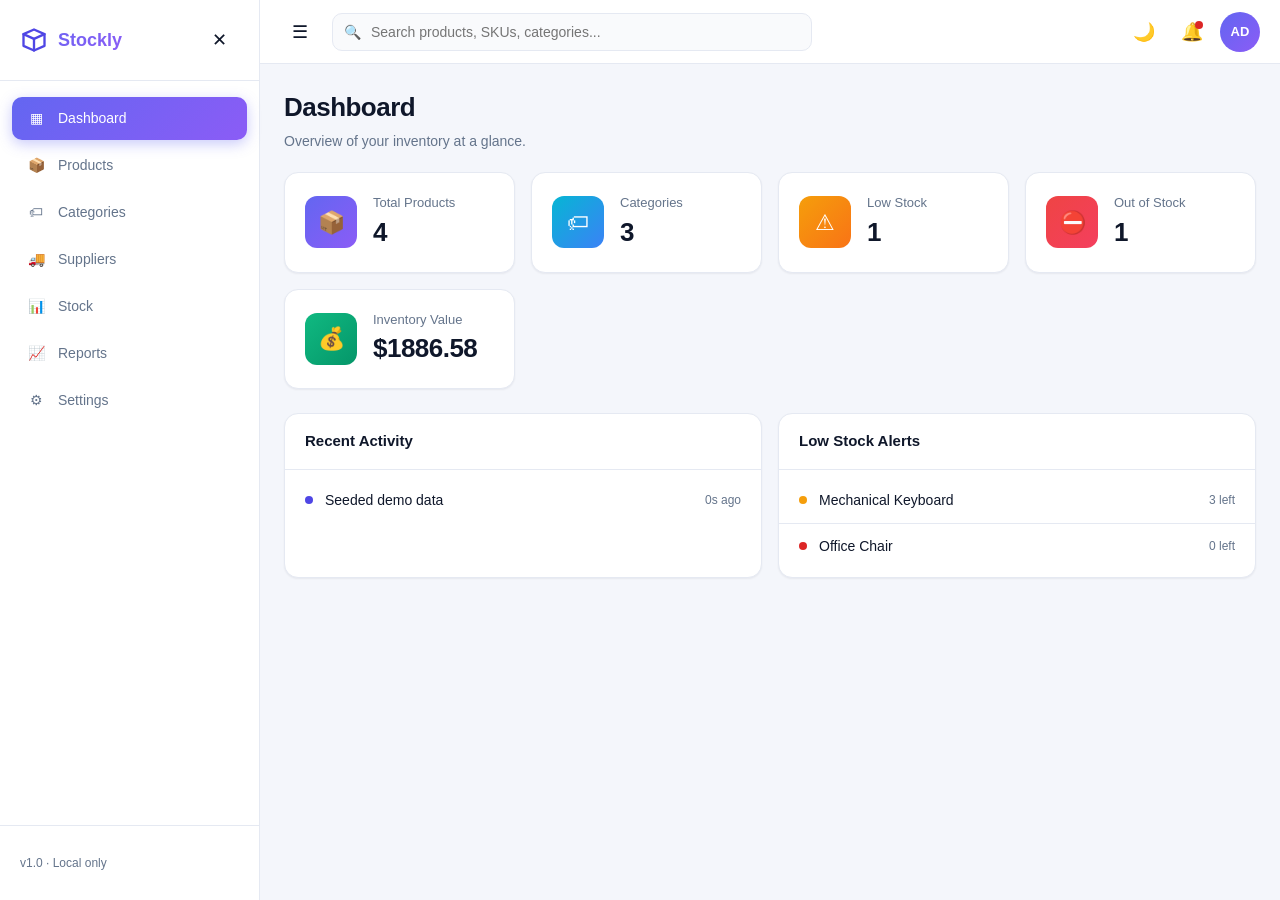
<file: inventory.html>
<!DOCTYPE html>
<html lang="en">
<head>
  <meta charset="UTF-8" />
  <meta name="viewport" content="width=device-width, initial-scale=1.0" />
  <title>Stockly — Inventory Management</title>
  <meta name="description" content="Modern responsive inventory management system with products, categories, suppliers and reports." />
  <link rel="stylesheet" href="inventory.css" />
</head>
<body>
  <div class="app" id="app">
    <!-- Sidebar -->
    <aside class="sidebar" id="sidebar">
      <div class="sidebar-header">
        <div class="logo">
          <svg viewBox="0 0 24 24" width="28" height="28" fill="none" stroke="currentColor" stroke-width="2" stroke-linecap="round" stroke-linejoin="round"><path d="M3 7l9-4 9 4-9 4-9-4z"/><path d="M3 7v10l9 4 9-4V7"/><path d="M12 11v10"/></svg>
          <span>Stockly</span>
        </div>
        <button class="icon-btn sidebar-close" id="sidebarClose" aria-label="Close menu">✕</button>
      </div>
      <nav class="nav">
        <a href="#" class="nav-item active" data-view="dashboard"><span class="ico">▦</span> Dashboard</a>
        <a href="#" class="nav-item" data-view="products"><span class="ico">📦</span> Products</a>
        <a href="#" class="nav-item" data-view="categories"><span class="ico">🏷</span> Categories</a>
        <a href="#" class="nav-item" data-view="suppliers"><span class="ico">🚚</span> Suppliers</a>
        <a href="#" class="nav-item" data-view="stock"><span class="ico">📊</span> Stock</a>
        <a href="#" class="nav-item" data-view="reports"><span class="ico">📈</span> Reports</a>
        <a href="#" class="nav-item" data-view="settings"><span class="ico">⚙</span> Settings</a>
      </nav>
      <div class="sidebar-footer">
        <p>v1.0 · Local only</p>
      </div>
    </aside>

    <div class="backdrop" id="backdrop"></div>

    <!-- Main -->
    <div class="main">
      <header class="topbar">
        <button class="icon-btn menu-btn" id="menuBtn" aria-label="Open menu">☰</button>
        <div class="brand-mobile">
          <svg viewBox="0 0 24 24" width="22" height="22" fill="none" stroke="currentColor" stroke-width="2" stroke-linecap="round" stroke-linejoin="round"><path d="M3 7l9-4 9 4-9 4-9-4z"/><path d="M3 7v10l9 4 9-4V7"/></svg>
          <span id="brandMobile">Stockly</span>
        </div>
        <div class="search">
          <span class="search-ico">🔍</span>
          <input type="text" id="globalSearch" placeholder="Search products, SKUs, categories..." />
        </div>
        <div class="topbar-actions">
          <button class="icon-btn" id="themeToggle" aria-label="Toggle dark mode">🌙</button>
          <button class="icon-btn notif-btn" id="notifBtn" aria-label="Notifications">
            🔔<span class="notif-dot" id="notifDot" hidden></span>
          </button>
          <div class="profile" id="profile">
            <div class="avatar">AD</div>
            <div class="profile-menu" id="profileMenu" hidden>
              <button data-view="settings">Settings</button>
              <button id="clearAllBtn">Clear all data</button>
            </div>
          </div>
        </div>
      </header>

      <main class="content" id="content">
        <!-- Dashboard -->
        <section class="view" data-view="dashboard">
          <div class="page-head">
            <div>
              <h1>Dashboard</h1>
              <p class="muted">Overview of your inventory at a glance.</p>
            </div>
          </div>
          <div class="stats">
            <div class="stat-card grad-1">
              <div class="stat-ico">📦</div>
              <div><div class="stat-label">Total Products</div><div class="stat-value" id="statProducts">0</div></div>
            </div>
            <div class="stat-card grad-2">
              <div class="stat-ico">🏷</div>
              <div><div class="stat-label">Categories</div><div class="stat-value" id="statCategories">0</div></div>
            </div>
            <div class="stat-card grad-3">
              <div class="stat-ico">⚠</div>
              <div><div class="stat-label">Low Stock</div><div class="stat-value" id="statLow">0</div></div>
            </div>
            <div class="stat-card grad-4">
              <div class="stat-ico">⛔</div>
              <div><div class="stat-label">Out of Stock</div><div class="stat-value" id="statOut">0</div></div>
            </div>
            <div class="stat-card grad-5 wide">
              <div class="stat-ico">💰</div>
              <div><div class="stat-label">Inventory Value</div><div class="stat-value" id="statValue">0</div></div>
            </div>
          </div>

          <div class="grid-2">
            <div class="card">
              <div class="card-head"><h3>Recent Activity</h3></div>
              <ul class="activity" id="activityList"></ul>
            </div>
            <div class="card">
              <div class="card-head"><h3>Low Stock Alerts</h3></div>
              <ul class="activity" id="lowStockList"></ul>
            </div>
          </div>
        </section>

        <!-- Products -->
        <section class="view" data-view="products" hidden>
          <div class="page-head">
            <div>
              <h1>Products</h1>
              <p class="muted">Manage your product catalog.</p>
            </div>
            <button class="btn btn-primary" id="addProductBtn">＋ Add Product</button>
          </div>
          <div class="toolbar">
            <input type="text" id="prodSearch" placeholder="Search by name or SKU..." />
            <select id="prodCategoryFilter"><option value="">All categories</option></select>
            <select id="prodStatusFilter">
              <option value="">All status</option>
              <option value="active">Active</option>
              <option value="inactive">Inactive</option>
            </select>
            <select id="prodSort">
              <option value="name-asc">Name A→Z</option>
              <option value="name-desc">Name Z→A</option>
              <option value="stock-asc">Stock ↑</option>
              <option value="stock-desc">Stock ↓</option>
              <option value="price-asc">Price ↑</option>
              <option value="price-desc">Price ↓</option>
            </select>
          </div>
          <div class="card table-card">
            <div class="table-wrap">
              <table class="table" id="productsTable">
                <thead>
                  <tr>
                    <th>Product</th><th>SKU</th><th>Category</th><th>Supplier</th>
                    <th>Qty</th><th>Price</th><th>Status</th><th>Actions</th>
                  </tr>
                </thead>
                <tbody></tbody>
              </table>
            </div>
            <div class="pagination" id="prodPagination"></div>
          </div>
        </section>

        <!-- Categories -->
        <section class="view" data-view="categories" hidden>
          <div class="page-head">
            <div><h1>Categories</h1><p class="muted">Organize products into categories.</p></div>
            <button class="btn btn-primary" id="addCategoryBtn">＋ Add Category</button>
          </div>
          <div class="card table-card">
            <div class="table-wrap">
              <table class="table" id="categoriesTable">
                <thead><tr><th>Name</th><th>Description</th><th>Products</th><th>Actions</th></tr></thead>
                <tbody></tbody>
              </table>
            </div>
          </div>
        </section>

        <!-- Suppliers -->
        <section class="view" data-view="suppliers" hidden>
          <div class="page-head">
            <div><h1>Suppliers</h1><p class="muted">Track your vendors and contacts.</p></div>
            <button class="btn btn-primary" id="addSupplierBtn">＋ Add Supplier</button>
          </div>
          <div class="card table-card">
            <div class="table-wrap">
              <table class="table" id="suppliersTable">
                <thead><tr><th>Name</th><th>Contact</th><th>Email</th><th>Phone</th><th>Actions</th></tr></thead>
                <tbody></tbody>
              </table>
            </div>
          </div>
        </section>

        <!-- Stock -->
        <section class="view" data-view="stock" hidden>
          <div class="page-head"><div><h1>Stock Levels</h1><p class="muted">Live overview of every product's stock.</p></div></div>
          <div class="card table-card">
            <div class="table-wrap">
              <table class="table" id="stockTable">
                <thead><tr><th>Product</th><th>SKU</th><th>Qty</th><th>Reorder</th><th>Status</th></tr></thead>
                <tbody></tbody>
              </table>
            </div>
          </div>
        </section>

        <!-- Reports -->
        <section class="view" data-view="reports" hidden>
          <div class="page-head"><div><h1>Reports</h1><p class="muted">Key metrics and health of your inventory.</p></div></div>
          <div class="stats">
            <div class="stat-card grad-1"><div class="stat-ico">📦</div><div><div class="stat-label">Total Products</div><div class="stat-value" id="repTotal">0</div></div></div>
            <div class="stat-card grad-5"><div class="stat-ico">💰</div><div><div class="stat-label">Inventory Value</div><div class="stat-value" id="repValue">0</div></div></div>
            <div class="stat-card grad-3"><div class="stat-ico">⚠</div><div><div class="stat-label">Low Stock</div><div class="stat-value" id="repLow">0</div></div></div>
            <div class="stat-card grad-4"><div class="stat-ico">⛔</div><div><div class="stat-label">Out of Stock</div><div class="stat-value" id="repOut">0</div></div></div>
          </div>
          <div class="grid-2">
            <div class="card"><div class="card-head"><h3>Low Stock Products</h3></div><ul class="activity" id="repLowList"></ul></div>
            <div class="card"><div class="card-head"><h3>Out of Stock Products</h3></div><ul class="activity" id="repOutList"></ul></div>
          </div>
        </section>

        <!-- Settings -->
        <section class="view" data-view="settings" hidden>
          <div class="page-head"><div><h1>Settings</h1><p class="muted">Customize your workspace.</p></div></div>
          <div class="card form-card">
            <div class="form-row">
              <label>Company Name</label>
              <input type="text" id="setCompany" placeholder="Acme Inc." />
            </div>
            <div class="form-row">
              <label>Currency</label>
              <select id="setCurrency">
                <option value="$">USD ($)</option>
                <option value="€">EUR (€)</option>
                <option value="£">GBP (£)</option>
                <option value="₹">INR (₹)</option>
                <option value="¥">JPY (¥)</option>
              </select>
            </div>
            <div class="form-row">
              <label>Theme</label>
              <select id="setTheme">
                <option value="light">Light</option>
                <option value="dark">Dark</option>
              </select>
            </div>
            <div class="form-actions">
              <button class="btn btn-primary" id="saveSettingsBtn">Save Settings</button>
              <button class="btn btn-danger" id="clearDataBtn">Clear All Data</button>
            </div>
          </div>
        </section>
      </main>
    </div>
  </div>

  <!-- Product Modal -->
  <div class="modal" id="productModal" hidden>
    <div class="modal-card">
      <div class="modal-head">
        <h3 id="productModalTitle">Add Product</h3>
        <button class="icon-btn" data-close>✕</button>
      </div>
      <form id="productForm" class="modal-body form-grid">
        <input type="hidden" id="prodId" />
        <div class="form-row"><label>Name *</label><input required id="prodName" /></div>
        <div class="form-row"><label>SKU *</label><input required id="prodSku" /></div>
        <div class="form-row"><label>Category</label><select id="prodCategory"></select></div>
        <div class="form-row"><label>Supplier</label><select id="prodSupplier"></select></div>
        <div class="form-row"><label>Purchase Price</label><input type="number" min="0" step="0.01" id="prodPurchase" /></div>
        <div class="form-row"><label>Selling Price *</label><input required type="number" min="0" step="0.01" id="prodPrice" /></div>
        <div class="form-row"><label>Stock Quantity *</label><input required type="number" min="0" id="prodQty" /></div>
        <div class="form-row"><label>Reorder Level</label><input type="number" min="0" id="prodReorder" value="5" /></div>
        <div class="form-row"><label>Unit</label><input id="prodUnit" placeholder="pcs, kg, box..." /></div>
        <div class="form-row"><label>Status</label>
          <select id="prodStatus"><option value="active">Active</option><option value="inactive">Inactive</option></select>
        </div>
        <div class="modal-actions full">
          <button type="button" class="btn btn-ghost" data-close>Cancel</button>
          <button type="submit" class="btn btn-primary">Save Product</button>
        </div>
      </form>
    </div>
  </div>

  <!-- Category Modal -->
  <div class="modal" id="categoryModal" hidden>
    <div class="modal-card sm">
      <div class="modal-head"><h3 id="categoryModalTitle">Add Category</h3><button class="icon-btn" data-close>✕</button></div>
      <form id="categoryForm" class="modal-body">
        <input type="hidden" id="catId" />
        <div class="form-row"><label>Name *</label><input required id="catName" /></div>
        <div class="form-row"><label>Description</label><textarea id="catDesc" rows="3"></textarea></div>
        <div class="modal-actions">
          <button type="button" class="btn btn-ghost" data-close>Cancel</button>
          <button type="submit" class="btn btn-primary">Save</button>
        </div>
      </form>
    </div>
  </div>

  <!-- Supplier Modal -->
  <div class="modal" id="supplierModal" hidden>
    <div class="modal-card sm">
      <div class="modal-head"><h3 id="supplierModalTitle">Add Supplier</h3><button class="icon-btn" data-close>✕</button></div>
      <form id="supplierForm" class="modal-body">
        <input type="hidden" id="supId" />
        <div class="form-row"><label>Name *</label><input required id="supName" /></div>
        <div class="form-row"><label>Contact Person</label><input id="supContact" /></div>
        <div class="form-row"><label>Email</label><input type="email" id="supEmail" /></div>
        <div class="form-row"><label>Phone</label><input id="supPhone" /></div>
        <div class="modal-actions">
          <button type="button" class="btn btn-ghost" data-close>Cancel</button>
          <button type="submit" class="btn btn-primary">Save</button>
        </div>
      </form>
    </div>
  </div>

  <!-- Confirm Modal -->
  <div class="modal" id="confirmModal" hidden>
    <div class="modal-card sm">
      <div class="modal-head"><h3 id="confirmTitle">Confirm</h3><button class="icon-btn" data-close>✕</button></div>
      <div class="modal-body">
        <p id="confirmMsg">Are you sure?</p>
        <div class="modal-actions">
          <button type="button" class="btn btn-ghost" data-close>Cancel</button>
          <button type="button" class="btn btn-danger" id="confirmOk">Delete</button>
        </div>
      </div>
    </div>
  </div>

  <div class="toasts" id="toasts"></div>

  <script src="inventory.js"></script>
</body>
</html>
</file>
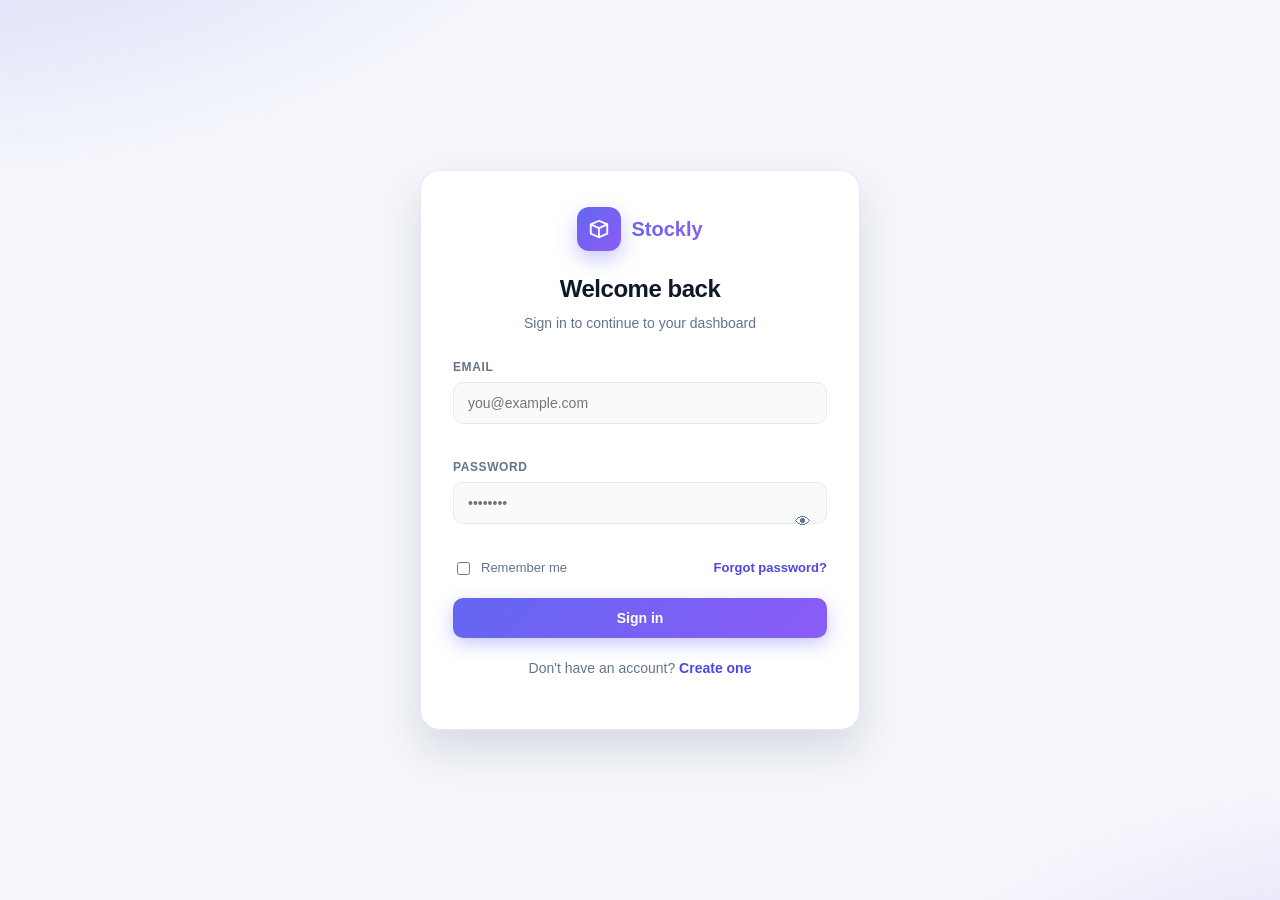
<file: login.html>
<!DOCTYPE html>
<html lang="en">
<head>
  <meta charset="UTF-8" />
  <meta name="viewport" content="width=device-width, initial-scale=1.0" />
  <title>Login — Stockly</title>
  <meta name="description" content="Sign in to your Stockly inventory management account." />
  <link rel="stylesheet" href="inventory.css" />
  <link rel="stylesheet" href="auth.css" />
</head>
<body class="auth-body">
  <main class="auth-card" role="main">
    <div class="auth-logo">
      <div class="mark" aria-hidden="true">
        <svg viewBox="0 0 24 24" width="22" height="22" fill="none" stroke="currentColor" stroke-width="2" stroke-linecap="round" stroke-linejoin="round"><path d="M3 7l9-4 9 4-9 4-9-4z"/><path d="M3 7v10l9 4 9-4V7"/><path d="M12 11v10"/></svg>
      </div>
      <span class="name">Stockly</span>
    </div>
    <h1>Welcome back</h1>
    <p class="sub">Sign in to continue to your dashboard</p>

    <div class="auth-error" id="authError"></div>

    <form class="auth-form" id="loginForm" novalidate>
      <div class="auth-field">
        <label for="email">Email</label>
        <input type="email" id="email" name="email" autocomplete="email" placeholder="you@example.com" required />
        <div class="field-error" id="emailErr"></div>
      </div>

      <div class="auth-field has-toggle">
        <label for="password">Password</label>
        <input type="password" id="password" name="password" autocomplete="current-password" placeholder="••••••••" required />
        <button type="button" class="pw-toggle" id="pwToggle" aria-label="Show password">👁</button>
        <div class="field-error" id="passwordErr"></div>
      </div>

      <div class="auth-row">
        <label class="auth-check">
          <input type="checkbox" id="remember" /> Remember me
        </label>
        <a href="#" class="auth-link" id="forgotLink">Forgot password?</a>
      </div>

      <button type="submit" class="auth-btn">Sign in</button>
    </form>

    <p class="auth-foot">
      Don't have an account? <a href="signup.html" class="auth-link">Create one</a>
    </p>
  </main>

  <script src="auth.js"></script>
  <script>
    (function () {
      const form = document.getElementById('loginForm');
      const emailEl = document.getElementById('email');
      const pwEl = document.getElementById('password');
      const rememberEl = document.getElementById('remember');
      const err = document.getElementById('authError');
      const emailErr = document.getElementById('emailErr');
      const pwErr = document.getElementById('passwordErr');

      // Prefill remembered email
      const saved = localStorage.getItem('stockly:rememberEmail');
      if (saved) { emailEl.value = saved; rememberEl.checked = true; }

      // Password toggle
      document.getElementById('pwToggle').addEventListener('click', () => Auth.togglePw(pwEl, document.getElementById('pwToggle')));

      document.getElementById('forgotLink').addEventListener('click', (e) => {
        e.preventDefault();
        const email = (emailEl.value || '').trim();
        if (!Auth.isEmail(email)) { alert('Enter your email above first, then click Forgot password.'); return; }
        alert('If an account exists for ' + email + ', a reset link has been sent.');
      });

      form.addEventListener('submit', (e) => {
        e.preventDefault();
        err.classList.remove('show'); emailErr.textContent = ''; pwErr.textContent = '';
        const email = emailEl.value.trim();
        const password = pwEl.value;
        let ok = true;
        if (!Auth.isEmail(email)) { emailErr.textContent = 'Enter a valid email address.'; ok = false; }
        if (!password) { pwErr.textContent = 'Password is required.'; ok = false; }
        if (!ok) return;

        const users = Auth.getUsers();
        const user = users.find(u => u.email.toLowerCase() === email.toLowerCase());
        if (!user || user.password !== password) {
          err.textContent = 'Invalid email or password.';
          err.classList.add('show');
          return;
        }

        if (rememberEl.checked) localStorage.setItem('stockly:rememberEmail', email);
        else localStorage.removeItem('stockly:rememberEmail');

        Auth.setSession({ email: user.email, name: user.name });
        window.location.href = 'inventory.html';
      });
    })();
  </script>
</body>
</html>
</file>
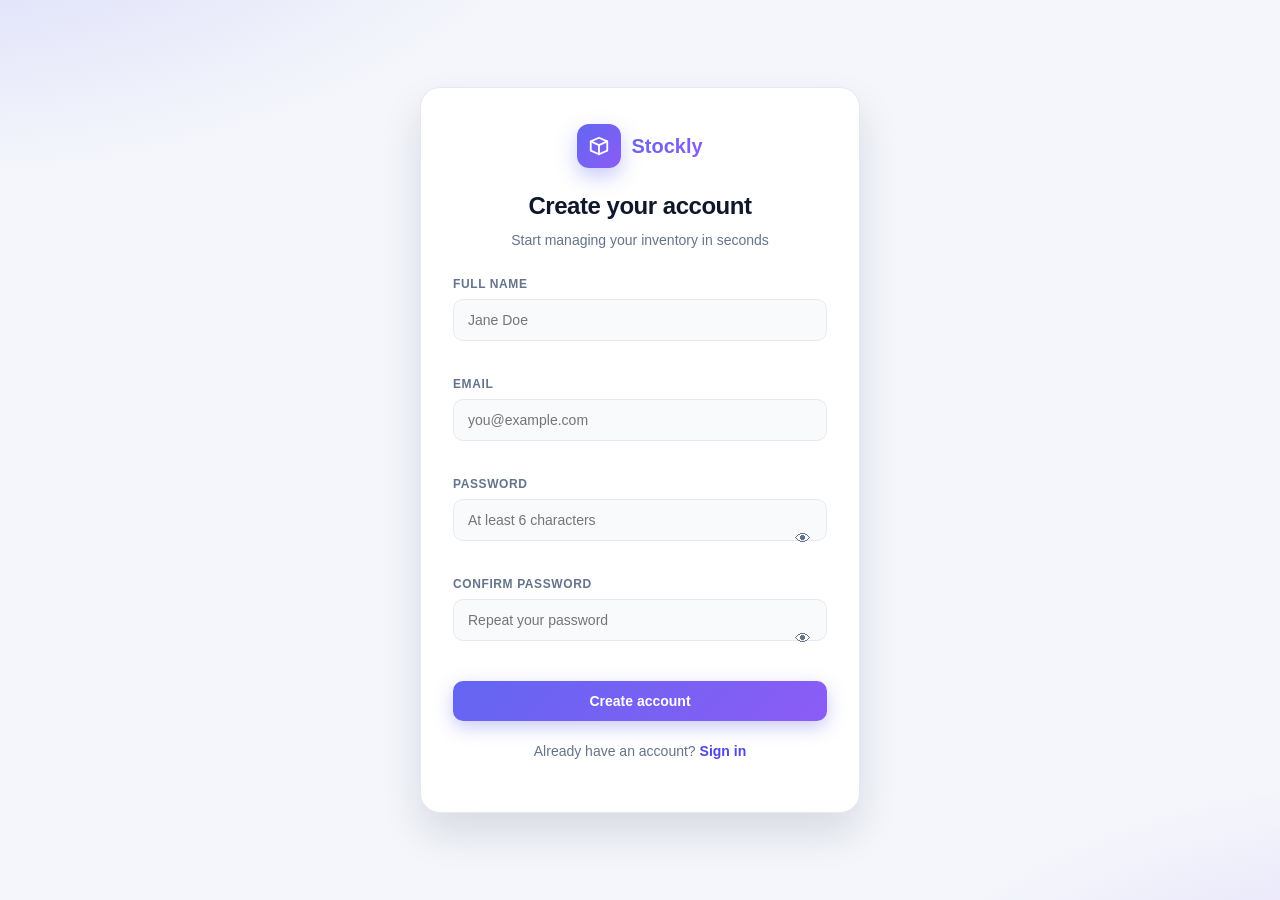
<file: signup.html>
<!DOCTYPE html>
<html lang="en">
<head>
  <meta charset="UTF-8" />
  <meta name="viewport" content="width=device-width, initial-scale=1.0" />
  <title>Sign up — Stockly</title>
  <meta name="description" content="Create your Stockly inventory management account." />
  <link rel="stylesheet" href="inventory.css" />
  <link rel="stylesheet" href="auth.css" />
</head>
<body class="auth-body">
  <main class="auth-card" role="main">
    <div class="auth-logo">
      <div class="mark" aria-hidden="true">
        <svg viewBox="0 0 24 24" width="22" height="22" fill="none" stroke="currentColor" stroke-width="2" stroke-linecap="round" stroke-linejoin="round"><path d="M3 7l9-4 9 4-9 4-9-4z"/><path d="M3 7v10l9 4 9-4V7"/><path d="M12 11v10"/></svg>
      </div>
      <span class="name">Stockly</span>
    </div>
    <h1>Create your account</h1>
    <p class="sub">Start managing your inventory in seconds</p>

    <div class="auth-error" id="authError"></div>

    <form class="auth-form" id="signupForm" novalidate>
      <div class="auth-field">
        <label for="name">Full name</label>
        <input type="text" id="name" name="name" autocomplete="name" placeholder="Jane Doe" required />
        <div class="field-error" id="nameErr"></div>
      </div>

      <div class="auth-field">
        <label for="email">Email</label>
        <input type="email" id="email" name="email" autocomplete="email" placeholder="you@example.com" required />
        <div class="field-error" id="emailErr"></div>
      </div>

      <div class="auth-field has-toggle">
        <label for="password">Password</label>
        <input type="password" id="password" name="password" autocomplete="new-password" placeholder="At least 6 characters" required />
        <button type="button" class="pw-toggle" id="pwToggle" aria-label="Show password">👁</button>
        <div class="field-error" id="passwordErr"></div>
      </div>

      <div class="auth-field has-toggle">
        <label for="confirm">Confirm password</label>
        <input type="password" id="confirm" name="confirm" autocomplete="new-password" placeholder="Repeat your password" required />
        <button type="button" class="pw-toggle" id="confirmToggle" aria-label="Show password">👁</button>
        <div class="field-error" id="confirmErr"></div>
      </div>

      <button type="submit" class="auth-btn">Create account</button>
    </form>

    <p class="auth-foot">
      Already have an account? <a href="login.html" class="auth-link">Sign in</a>
    </p>
  </main>

  <script src="auth.js"></script>
  <script>
    (function () {
      const form = document.getElementById('signupForm');
      const nameEl = document.getElementById('name');
      const emailEl = document.getElementById('email');
      const pwEl = document.getElementById('password');
      const cpEl = document.getElementById('confirm');
      const err = document.getElementById('authError');

      document.getElementById('pwToggle').addEventListener('click', () => Auth.togglePw(pwEl, document.getElementById('pwToggle')));
      document.getElementById('confirmToggle').addEventListener('click', () => Auth.togglePw(cpEl, document.getElementById('confirmToggle')));

      form.addEventListener('submit', (e) => {
        e.preventDefault();
        err.classList.remove('show');
        const errors = { name: '', email: '', password: '', confirm: '' };
        const name = nameEl.value.trim();
        const email = emailEl.value.trim();
        const password = pwEl.value;
        const confirm = cpEl.value;

        if (name.length < 2) errors.name = 'Enter your full name.';
        if (!Auth.isEmail(email)) errors.email = 'Enter a valid email address.';
        if (password.length < 6) errors.password = 'Password must be at least 6 characters.';
        if (confirm !== password) errors.confirm = 'Passwords do not match.';

        document.getElementById('nameErr').textContent = errors.name;
        document.getElementById('emailErr').textContent = errors.email;
        document.getElementById('passwordErr').textContent = errors.password;
        document.getElementById('confirmErr').textContent = errors.confirm;
        if (Object.values(errors).some(Boolean)) return;

        const users = Auth.getUsers();
        if (users.some(u => u.email.toLowerCase() === email.toLowerCase())) {
          err.textContent = 'An account with that email already exists.';
          err.classList.add('show');
          return;
        }

        users.push({ name, email, password, createdAt: Date.now() });
        Auth.saveUsers(users);
        Auth.setSession({ email, name });
        window.location.href = 'inventory.html';
      });
    })();
  </script>
</body>
</html>
</file>
<file: inventory.css>
/* ============ Design tokens ============ */
:root {
  --bg: #f4f6fb;
  --surface: #ffffff;
  --surface-2: #f9fafc;
  --text: #0f172a;
  --muted: #64748b;
  --border: #e5e9f2;
  --primary: #4f46e5;
  --primary-2: #6366f1;
  --primary-fg: #ffffff;
  --danger: #dc2626;
  --warning: #f59e0b;
  --success: #16a34a;
  --shadow-sm: 0 1px 2px rgba(15,23,42,.06);
  --shadow: 0 6px 24px rgba(15,23,42,.08);
  --shadow-lg: 0 20px 40px rgba(15,23,42,.12);
  --radius: 14px;
  --radius-sm: 10px;
  --sidebar-w: 260px;
  --topbar-h: 64px;
  --grad-1: linear-gradient(135deg,#6366f1,#8b5cf6);
  --grad-2: linear-gradient(135deg,#06b6d4,#3b82f6);
  --grad-3: linear-gradient(135deg,#f59e0b,#f97316);
  --grad-4: linear-gradient(135deg,#ef4444,#f43f5e);
  --grad-5: linear-gradient(135deg,#10b981,#059669);
}

[data-theme="dark"] {
  --bg: #0b1220;
  --surface: #121a2b;
  --surface-2: #0f1725;
  --text: #e6edf7;
  --muted: #94a3b8;
  --border: #1f2a3d;
  --primary: #6366f1;
  --primary-2: #818cf8;
  --shadow-sm: 0 1px 2px rgba(0,0,0,.4);
  --shadow: 0 6px 24px rgba(0,0,0,.35);
  --shadow-lg: 0 20px 40px rgba(0,0,0,.5);
}

* { box-sizing: border-box; }
html, body { margin: 0; padding: 0; }
body {
  font-family: -apple-system, BlinkMacSystemFont, "Segoe UI", Roboto, "Helvetica Neue", Arial, sans-serif;
  background: var(--bg);
  color: var(--text);
  font-size: 14px;
  line-height: 1.5;
  -webkit-font-smoothing: antialiased;
  transition: background .3s ease, color .3s ease;
}

a { color: inherit; text-decoration: none; }
button { font-family: inherit; cursor: pointer; }

/* ============ Layout ============ */
.app {
  display: grid;
  grid-template-columns: var(--sidebar-w) 1fr;
  min-height: 100vh;
}
.main { display: flex; flex-direction: column; min-width: 0; }

/* ============ Sidebar ============ */
.sidebar {
  background: var(--surface);
  border-right: 1px solid var(--border);
  display: flex;
  flex-direction: column;
  position: sticky;
  top: 0;
  height: 100vh;
  z-index: 40;
  transition: transform .3s ease;
}
.sidebar-header {
  display: flex; align-items: center; justify-content: space-between;
  padding: 20px; border-bottom: 1px solid var(--border);
}
.logo {
  display: flex; align-items: center; gap: 10px;
  font-weight: 800; font-size: 18px;
  background: var(--grad-1); -webkit-background-clip: text; background-clip: text; color: transparent;
}
.logo svg { color: var(--primary); }
.sidebar-close { display: none; }
.nav {
  display: flex; flex-direction: column; gap: 4px; padding: 16px 12px; flex: 1;
}
.nav-item {
  display: flex; align-items: center; gap: 12px;
  padding: 11px 14px; border-radius: var(--radius-sm);
  color: var(--muted); font-weight: 500;
  transition: all .2s ease;
}
.nav-item .ico { width: 20px; text-align: center; }
.nav-item:hover { background: var(--surface-2); color: var(--text); }
.nav-item.active {
  background: var(--grad-1); color: #fff;
  box-shadow: 0 4px 14px rgba(99,102,241,.35);
}
.sidebar-footer { padding: 16px 20px; border-top: 1px solid var(--border); color: var(--muted); font-size: 12px; }

.backdrop {
  position: fixed; inset: 0; background: rgba(15,23,42,.5);
  z-index: 39; opacity: 0; pointer-events: none; transition: opacity .3s;
}
.backdrop.show { opacity: 1; pointer-events: auto; }

/* ============ Topbar ============ */
.topbar {
  height: var(--topbar-h);
  background: var(--surface);
  border-bottom: 1px solid var(--border);
  display: flex; align-items: center; gap: 12px;
  padding: 0 20px;
  position: sticky; top: 0; z-index: 30;
}
.menu-btn { display: none; }
.brand-mobile { display: none; align-items: center; gap: 8px; font-weight: 700; }
.search {
  flex: 1; max-width: 480px; position: relative;
}
.search input {
  width: 100%; padding: 10px 14px 10px 38px;
  background: var(--surface-2); border: 1px solid var(--border);
  border-radius: 10px; color: var(--text); font-size: 14px;
  transition: all .2s;
}
.search input:focus { outline: none; border-color: var(--primary); background: var(--surface); }
.search-ico {
  position: absolute; left: 12px; top: 50%; transform: translateY(-50%); color: var(--muted);
}
.topbar-actions { display: flex; align-items: center; gap: 8px; margin-left: auto; }
.icon-btn {
  width: 40px; height: 40px; border-radius: 10px;
  border: 1px solid transparent; background: transparent; color: var(--text);
  display: inline-flex; align-items: center; justify-content: center;
  font-size: 18px; transition: all .2s;
}
.icon-btn:hover { background: var(--surface-2); border-color: var(--border); }
.notif-btn { position: relative; }
.notif-dot {
  position: absolute; top: 8px; right: 8px; width: 8px; height: 8px;
  background: var(--danger); border-radius: 50%;
}
.profile { position: relative; }
.avatar {
  width: 40px; height: 40px; border-radius: 50%;
  background: var(--grad-1); color: #fff; font-weight: 700;
  display: grid; place-items: center; cursor: pointer;
  font-size: 13px;
}
.profile-menu {
  position: absolute; right: 0; top: 48px; min-width: 180px;
  background: var(--surface); border: 1px solid var(--border);
  border-radius: var(--radius-sm); box-shadow: var(--shadow-lg);
  padding: 6px; z-index: 50;
  animation: pop .18s ease;
}
.profile-menu button {
  width: 100%; text-align: left; padding: 10px 12px; border-radius: 8px;
  background: transparent; border: 0; color: var(--text); font-size: 14px;
}
.profile-menu button:hover { background: var(--surface-2); }

/* ============ Content ============ */
.content { padding: 24px; max-width: 100%; }
.view { animation: fade .25s ease; }
.page-head {
  display: flex; align-items: flex-end; justify-content: space-between;
  gap: 16px; margin-bottom: 20px; flex-wrap: wrap;
}
.page-head h1 { margin: 0; font-size: 26px; font-weight: 800; letter-spacing: -.02em; }
.muted { color: var(--muted); margin: 4px 0 0; }

/* ============ Stats ============ */
.stats {
  display: grid; gap: 16px; margin-bottom: 24px;
  grid-template-columns: repeat(auto-fit, minmax(220px, 1fr));
}
.stat-card {
  padding: 20px; border-radius: var(--radius);
  background: var(--surface); box-shadow: var(--shadow-sm);
  display: flex; align-items: center; gap: 16px;
  border: 1px solid var(--border);
  position: relative; overflow: hidden;
  transition: transform .2s ease, box-shadow .2s ease;
}
.stat-card:hover { transform: translateY(-2px); box-shadow: var(--shadow); }
.stat-ico {
  width: 52px; height: 52px; border-radius: 12px;
  display: grid; place-items: center; font-size: 22px;
  color: #fff; flex-shrink: 0;
}
.grad-1 .stat-ico { background: var(--grad-1); }
.grad-2 .stat-ico { background: var(--grad-2); }
.grad-3 .stat-ico { background: var(--grad-3); }
.grad-4 .stat-ico { background: var(--grad-4); }
.grad-5 .stat-ico { background: var(--grad-5); }
.stat-label { color: var(--muted); font-size: 13px; }
.stat-value { font-size: 26px; font-weight: 800; letter-spacing: -.02em; }

/* ============ Grids & Cards ============ */
.grid-2 {
  display: grid; gap: 16px;
  grid-template-columns: repeat(auto-fit, minmax(300px, 1fr));
}
.card {
  background: var(--surface); border: 1px solid var(--border);
  border-radius: var(--radius); box-shadow: var(--shadow-sm);
  overflow: hidden;
}
.card-head { padding: 16px 20px; border-bottom: 1px solid var(--border); }
.card-head h3 { margin: 0; font-size: 15px; font-weight: 700; }
.activity { list-style: none; margin: 0; padding: 8px 0; max-height: 320px; overflow: auto; }
.activity li {
  padding: 12px 20px; display: flex; align-items: center; gap: 12px;
  border-bottom: 1px solid var(--border); font-size: 14px;
}
.activity li:last-child { border-bottom: 0; }
.activity .dot {
  width: 8px; height: 8px; border-radius: 50%; background: var(--primary); flex-shrink: 0;
}
.activity .time { margin-left: auto; color: var(--muted); font-size: 12px; }

/* ============ Buttons ============ */
.btn {
  padding: 10px 16px; border-radius: 10px; border: 1px solid var(--border);
  background: var(--surface); color: var(--text); font-weight: 600; font-size: 14px;
  transition: all .2s ease;
}
.btn:hover { transform: translateY(-1px); box-shadow: var(--shadow-sm); }
.btn-primary { background: var(--grad-1); color: #fff; border-color: transparent; box-shadow: 0 4px 14px rgba(99,102,241,.35); }
.btn-primary:hover { box-shadow: 0 8px 20px rgba(99,102,241,.4); }
.btn-danger { background: var(--danger); color: #fff; border-color: transparent; }
.btn-danger:hover { background: #b91c1c; }
.btn-ghost { background: transparent; }

/* ============ Toolbar ============ */
.toolbar {
  display: grid; gap: 10px; margin-bottom: 16px;
  grid-template-columns: 2fr 1fr 1fr 1fr;
}
.toolbar input, .toolbar select,
.form-row input, .form-row select, .form-row textarea {
  padding: 10px 12px; border-radius: 10px; border: 1px solid var(--border);
  background: var(--surface); color: var(--text); font-size: 14px; font-family: inherit;
  transition: all .2s;
}
.toolbar input:focus, .toolbar select:focus,
.form-row input:focus, .form-row select:focus, .form-row textarea:focus {
  outline: none; border-color: var(--primary); box-shadow: 0 0 0 3px rgba(99,102,241,.15);
}

/* ============ Table ============ */
.table-card { padding: 0; }
.table-wrap { overflow-x: auto; }
.table {
  width: 100%; border-collapse: collapse; min-width: 720px;
}
.table th, .table td {
  padding: 14px 16px; text-align: left; border-bottom: 1px solid var(--border);
  font-size: 14px; white-space: nowrap;
}
.table th {
  background: var(--surface-2); color: var(--muted); font-weight: 600;
  font-size: 12px; text-transform: uppercase; letter-spacing: .05em;
  position: sticky; top: 0;
}
.table tbody tr { transition: background .15s; }
.table tbody tr:hover { background: var(--surface-2); }
.table td .row-actions { display: flex; gap: 6px; }
.table td .row-actions button {
  width: 32px; height: 32px; border-radius: 8px; border: 1px solid var(--border);
  background: var(--surface); font-size: 14px;
}
.table td .row-actions .del:hover { background: var(--danger); color: #fff; border-color: var(--danger); }
.table td .row-actions .edit:hover { background: var(--primary); color: #fff; border-color: var(--primary); }

.badge {
  display: inline-block; padding: 4px 10px; border-radius: 999px;
  font-size: 12px; font-weight: 600;
}
.badge-ok { background: rgba(22,163,74,.12); color: var(--success); }
.badge-warn { background: rgba(245,158,11,.15); color: var(--warning); }
.badge-bad { background: rgba(220,38,38,.12); color: var(--danger); }
.badge-muted { background: var(--surface-2); color: var(--muted); }

.empty {
  padding: 60px 20px; text-align: center; color: var(--muted);
}
.empty::before {
  content: ""; display: block; width: 64px; height: 64px; margin: 0 auto 12px;
  border-radius: 16px; background: var(--grad-1); opacity: .15;
}

.pagination {
  display: flex; align-items: center; justify-content: center; gap: 6px;
  padding: 14px; border-top: 1px solid var(--border); flex-wrap: wrap;
}
.pagination button {
  min-width: 34px; height: 34px; padding: 0 10px; border-radius: 8px;
  border: 1px solid var(--border); background: var(--surface); color: var(--text);
  font-size: 13px;
}
.pagination button.active { background: var(--primary); color: #fff; border-color: var(--primary); }
.pagination button:disabled { opacity: .4; cursor: not-allowed; }

/* ============ Modal ============ */
.modal {
  position: fixed; inset: 0; background: rgba(15,23,42,.55);
  display: grid; place-items: center; z-index: 100; padding: 16px;
  animation: fade .2s ease;
}
.modal-card {
  background: var(--surface); border-radius: 16px; width: 100%; max-width: 640px;
  box-shadow: var(--shadow-lg); animation: pop .25s ease; max-height: 90vh;
  display: flex; flex-direction: column;
}
.modal-card.sm { max-width: 440px; }
.modal-head {
  display: flex; align-items: center; justify-content: space-between;
  padding: 18px 20px; border-bottom: 1px solid var(--border);
}
.modal-head h3 { margin: 0; font-size: 17px; font-weight: 700; }
.modal-body { padding: 20px; overflow: auto; }
.form-grid { display: grid; gap: 14px; grid-template-columns: 1fr 1fr; }
.form-row { display: flex; flex-direction: column; gap: 6px; }
.form-row label { font-size: 12px; font-weight: 600; color: var(--muted); text-transform: uppercase; letter-spacing: .05em; }
.form-card { padding: 24px; display: grid; gap: 16px; max-width: 560px; }
.form-actions { display: flex; gap: 10px; margin-top: 8px; }
.modal-actions {
  display: flex; gap: 10px; justify-content: flex-end; margin-top: 16px;
}
.modal-actions.full { grid-column: 1 / -1; }

/* ============ Toasts ============ */
.toasts {
  position: fixed; top: 20px; right: 20px; z-index: 200;
  display: flex; flex-direction: column; gap: 10px;
}
.toast {
  background: var(--surface); border: 1px solid var(--border);
  border-left: 4px solid var(--primary);
  padding: 12px 16px; border-radius: 10px; box-shadow: var(--shadow-lg);
  min-width: 260px; max-width: 360px; font-size: 14px;
  animation: slideIn .3s ease;
}
.toast.success { border-left-color: var(--success); }
.toast.error { border-left-color: var(--danger); }
.toast.warn { border-left-color: var(--warning); }
.toast.hide { animation: slideOut .3s ease forwards; }

/* ============ Animations ============ */
@keyframes fade { from { opacity: 0; } to { opacity: 1; } }
@keyframes pop { from { opacity: 0; transform: scale(.96); } to { opacity: 1; transform: scale(1); } }
@keyframes slideIn { from { opacity: 0; transform: translateX(20px); } to { opacity: 1; transform: translateX(0); } }
@keyframes slideOut { to { opacity: 0; transform: translateX(20px); } }

/* ============ Responsive ============ */
@media (max-width: 1024px) {
  :root { --sidebar-w: 240px; }
  .toolbar { grid-template-columns: 1fr 1fr; }
  .form-grid { grid-template-columns: 1fr; }
}

@media (max-width: 768px) {
  .app { grid-template-columns: 1fr; }
  .sidebar {
    position: fixed; top: 0; left: 0; width: 280px;
    transform: translateX(-100%);
  }
  .sidebar.open { transform: translateX(0); box-shadow: var(--shadow-lg); }
  .sidebar-close { display: inline-flex; }
  .menu-btn { display: inline-flex; }
  .brand-mobile { display: inline-flex; }
  .search { display: none; }
  .content { padding: 16px; }
  .page-head h1 { font-size: 22px; }
  .toolbar { grid-template-columns: 1fr; }
  .stat-value { font-size: 22px; }
  .avatar { width: 36px; height: 36px; }
  .icon-btn { width: 36px; height: 36px; }
  .toasts { top: 12px; right: 12px; left: 12px; }
  .toast { min-width: 0; max-width: none; }
}

@media (max-width: 480px) {
  .stats { grid-template-columns: 1fr 1fr; }
  .stat-card { padding: 14px; gap: 10px; }
  .stat-ico { width: 42px; height: 42px; font-size: 18px; }
  .stat-value { font-size: 18px; }
  .btn { padding: 9px 12px; font-size: 13px; }
}
[hidden] {
    display: none !important;
}
</file>
<file: auth.css>
/* ============ Auth pages ============ */
.auth-body {
  min-height: 100vh;
  display: grid;
  place-items: center;
  padding: 24px;
  background:
    radial-gradient(1200px 600px at -10% -20%, rgba(99,102,241,.25), transparent 60%),
    radial-gradient(900px 500px at 110% 120%, rgba(139,92,246,.22), transparent 60%),
    var(--bg);
}
.auth-card {
  width: 100%;
  max-width: 440px;
  background: var(--surface);
  border: 1px solid var(--border);
  border-radius: 20px;
  padding: 36px 32px;
  box-shadow: var(--shadow-lg);
  animation: pop .3s ease;
}
.auth-logo {
  display: flex; align-items: center; justify-content: center; gap: 10px;
  margin-bottom: 20px;
}
.auth-logo .mark {
  width: 44px; height: 44px; border-radius: 12px;
  background: var(--grad-1); color: #fff;
  display: grid; place-items: center;
  box-shadow: 0 8px 20px rgba(99,102,241,.35);
}
.auth-logo .name {
  font-weight: 800; font-size: 20px;
  background: var(--grad-1); -webkit-background-clip: text; background-clip: text; color: transparent;
}
.auth-card h1 {
  margin: 0 0 6px; font-size: 24px; font-weight: 800; letter-spacing: -.02em; text-align: center;
}
.auth-card .sub {
  margin: 0 0 24px; color: var(--muted); text-align: center; font-size: 14px;
}
.auth-form { display: flex; flex-direction: column; gap: 14px; }
.auth-field { display: flex; flex-direction: column; gap: 6px; }
.auth-field label {
  font-size: 12px; font-weight: 600; color: var(--muted);
  text-transform: uppercase; letter-spacing: .05em;
}
.auth-field input {
  padding: 12px 14px; border-radius: 10px;
  border: 1px solid var(--border);
  background: var(--surface-2); color: var(--text);
  font-size: 14px; font-family: inherit;
  transition: all .2s;
}
.auth-field input:focus {
  outline: none; border-color: var(--primary); background: var(--surface);
  box-shadow: 0 0 0 3px rgba(99,102,241,.15);
}
.auth-field.has-toggle { position: relative; }
.auth-field.has-toggle input { padding-right: 44px; }
.pw-toggle {
  position: absolute; right: 8px; bottom: 6px;
  width: 32px; height: 32px; border-radius: 8px;
  border: 0; background: transparent; color: var(--muted);
  font-size: 16px;
}
.pw-toggle:hover { background: var(--surface-2); color: var(--text); }
.auth-row {
  display: flex; align-items: center; justify-content: space-between;
  font-size: 13px;
}
.auth-check { display: inline-flex; align-items: center; gap: 8px; color: var(--muted); cursor: pointer; }
.auth-check input { accent-color: var(--primary); }
.auth-link { color: var(--primary); font-weight: 600; }
.auth-link:hover { text-decoration: underline; }
.auth-btn {
  margin-top: 6px;
  padding: 12px 16px; border-radius: 10px; border: 0;
  background: var(--grad-1); color: #fff;
  font-weight: 700; font-size: 14px;
  box-shadow: 0 6px 18px rgba(99,102,241,.35);
  transition: transform .15s ease, box-shadow .2s ease;
}
.auth-btn:hover { transform: translateY(-1px); box-shadow: 0 10px 24px rgba(99,102,241,.45); }
.auth-btn:active { transform: translateY(0); }
.auth-foot {
  margin-top: 20px; text-align: center; color: var(--muted); font-size: 14px;
}
.auth-error {
  background: rgba(220,38,38,.1); color: var(--danger);
  border: 1px solid rgba(220,38,38,.25);
  padding: 10px 12px; border-radius: 10px; font-size: 13px;
  display: none;
}
.auth-error.show { display: block; animation: fade .2s ease; }
.field-error { color: var(--danger); font-size: 12px; min-height: 14px; }

@media (max-width: 480px) {
  .auth-card { padding: 28px 22px; border-radius: 16px; }
  .auth-card h1 { font-size: 20px; }
}
</file>
